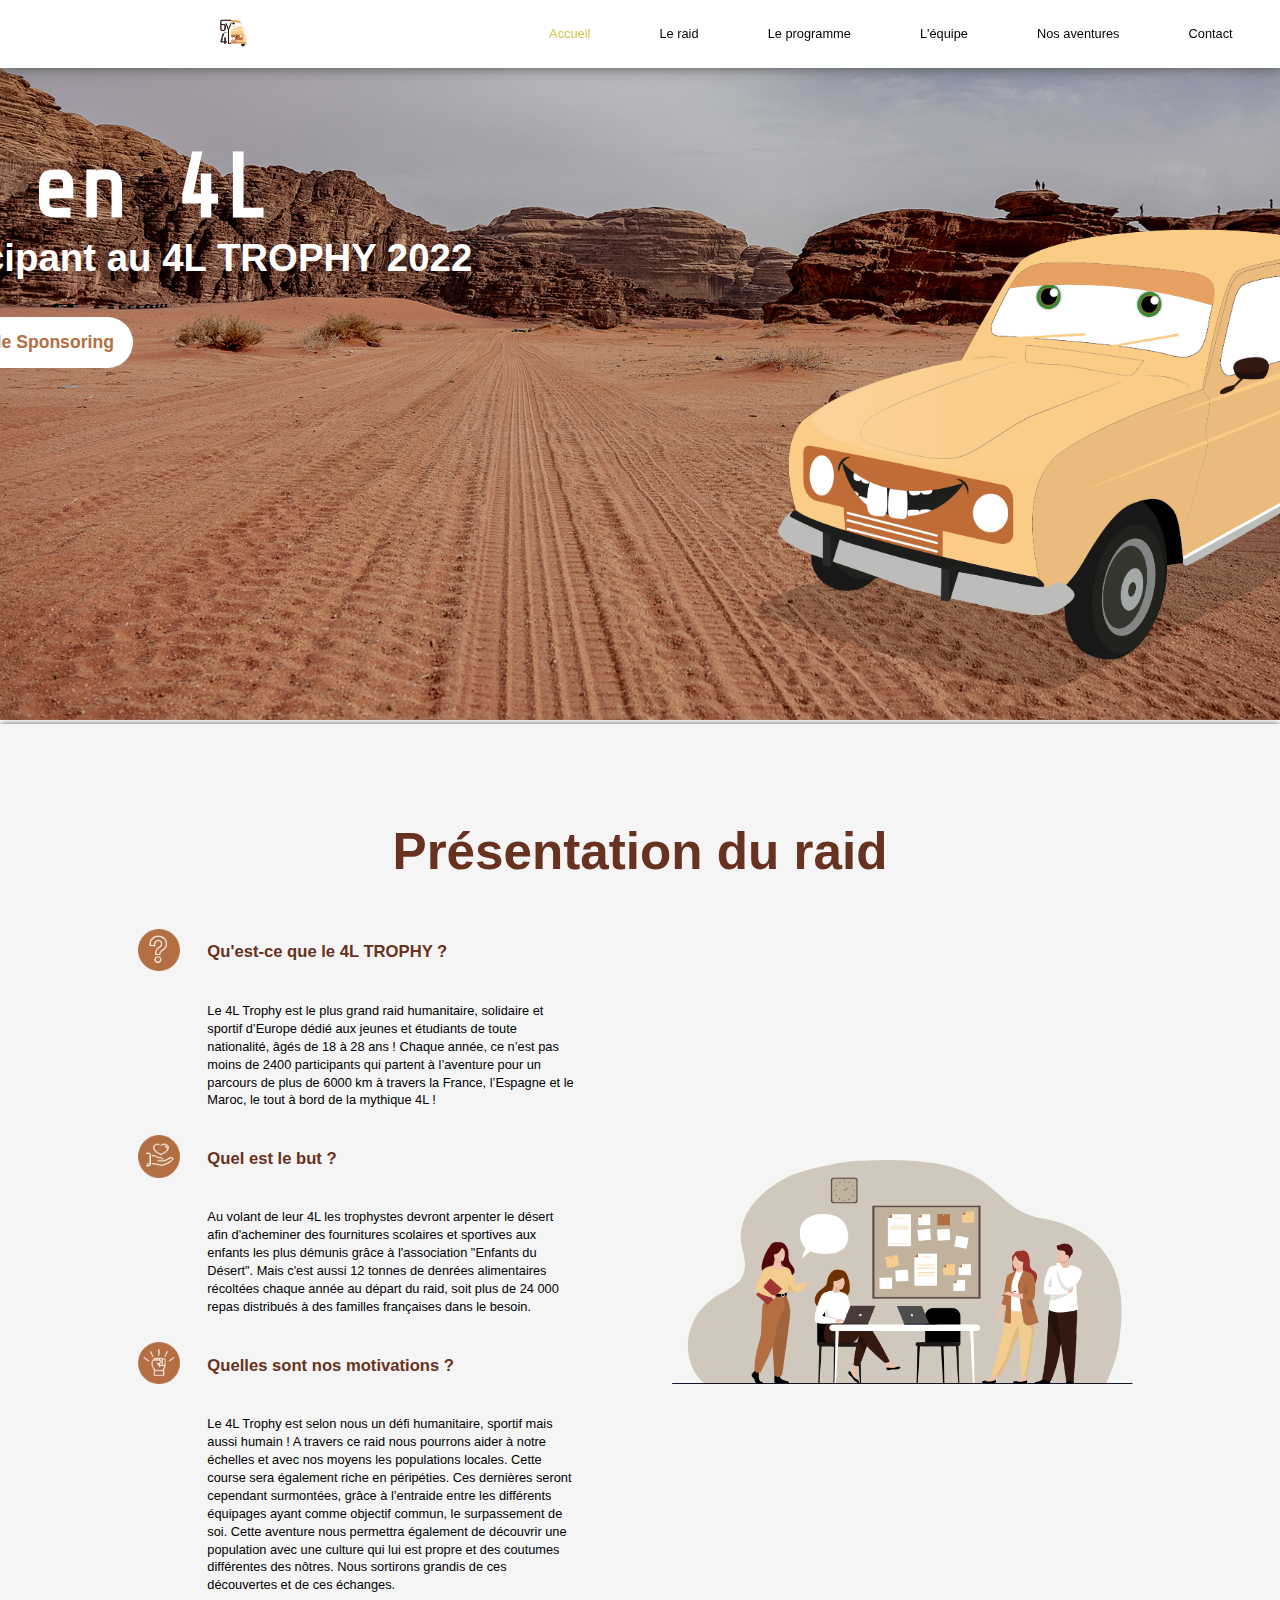
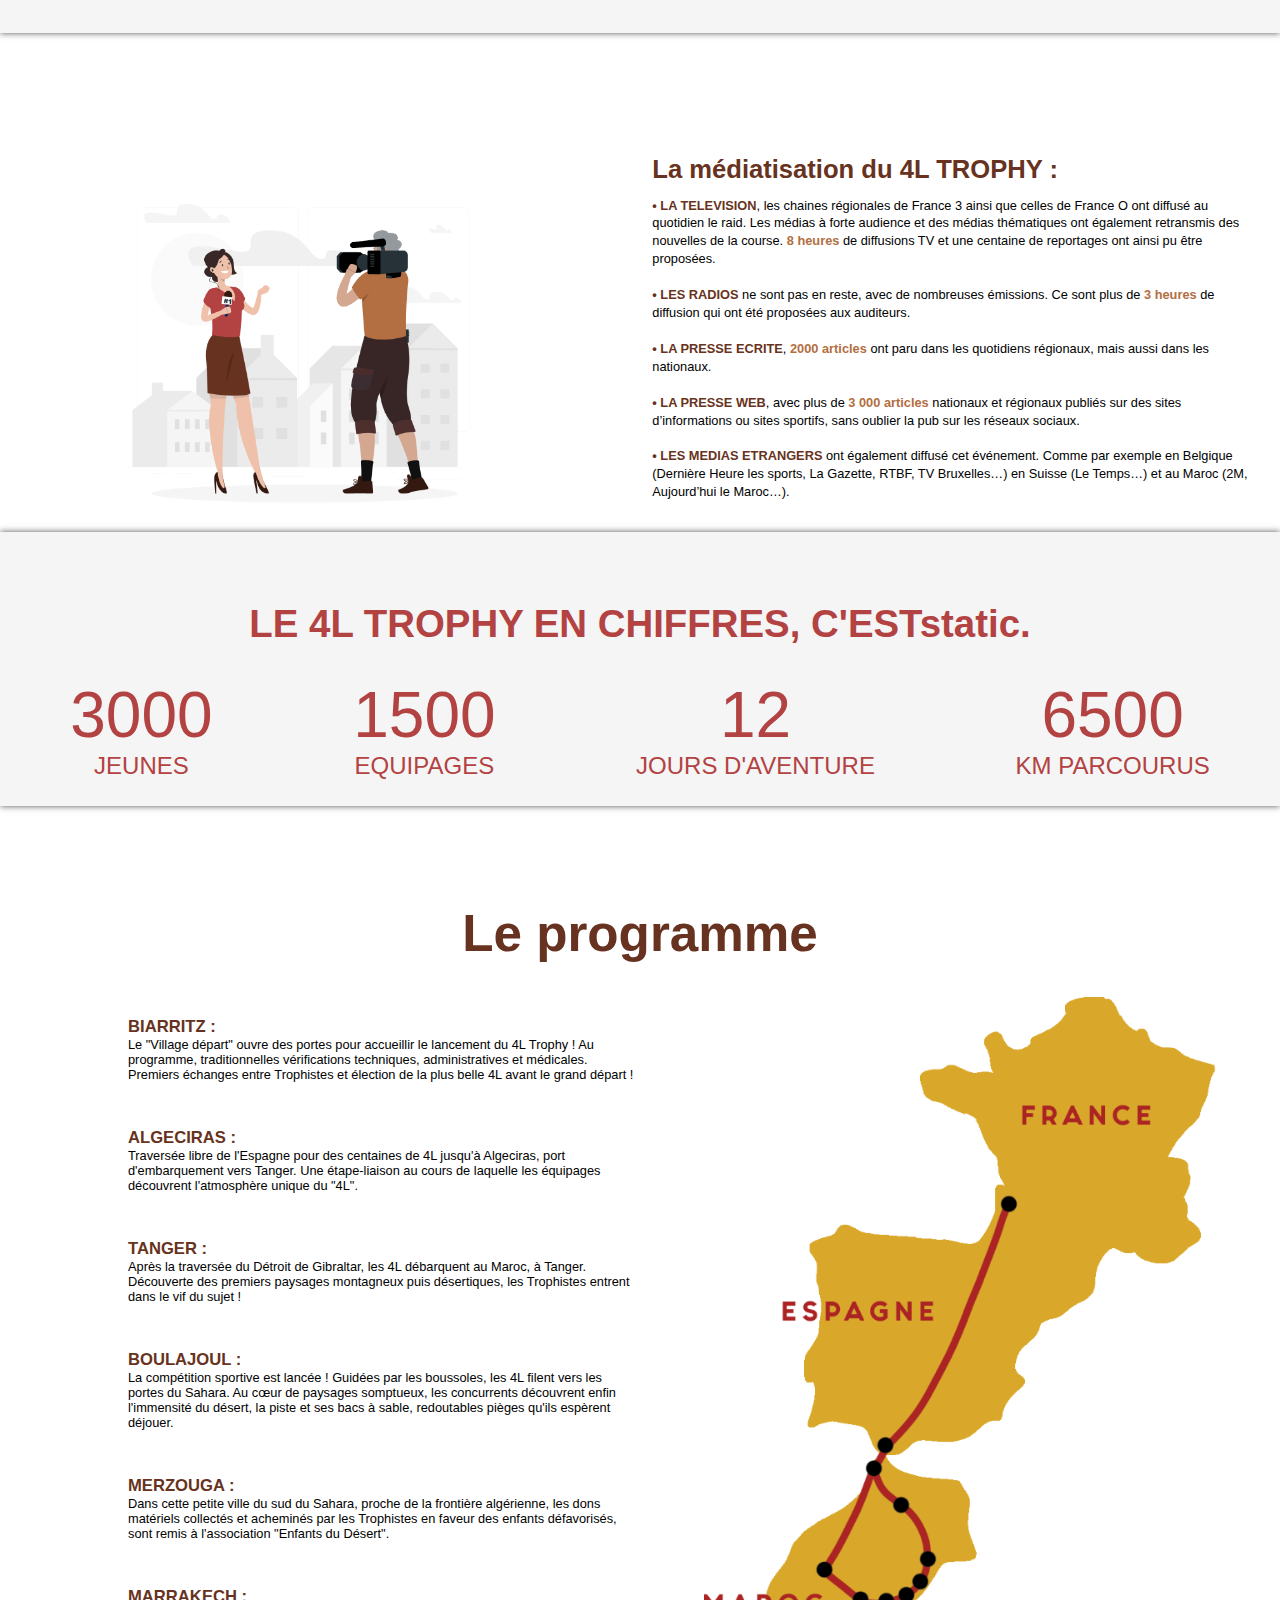
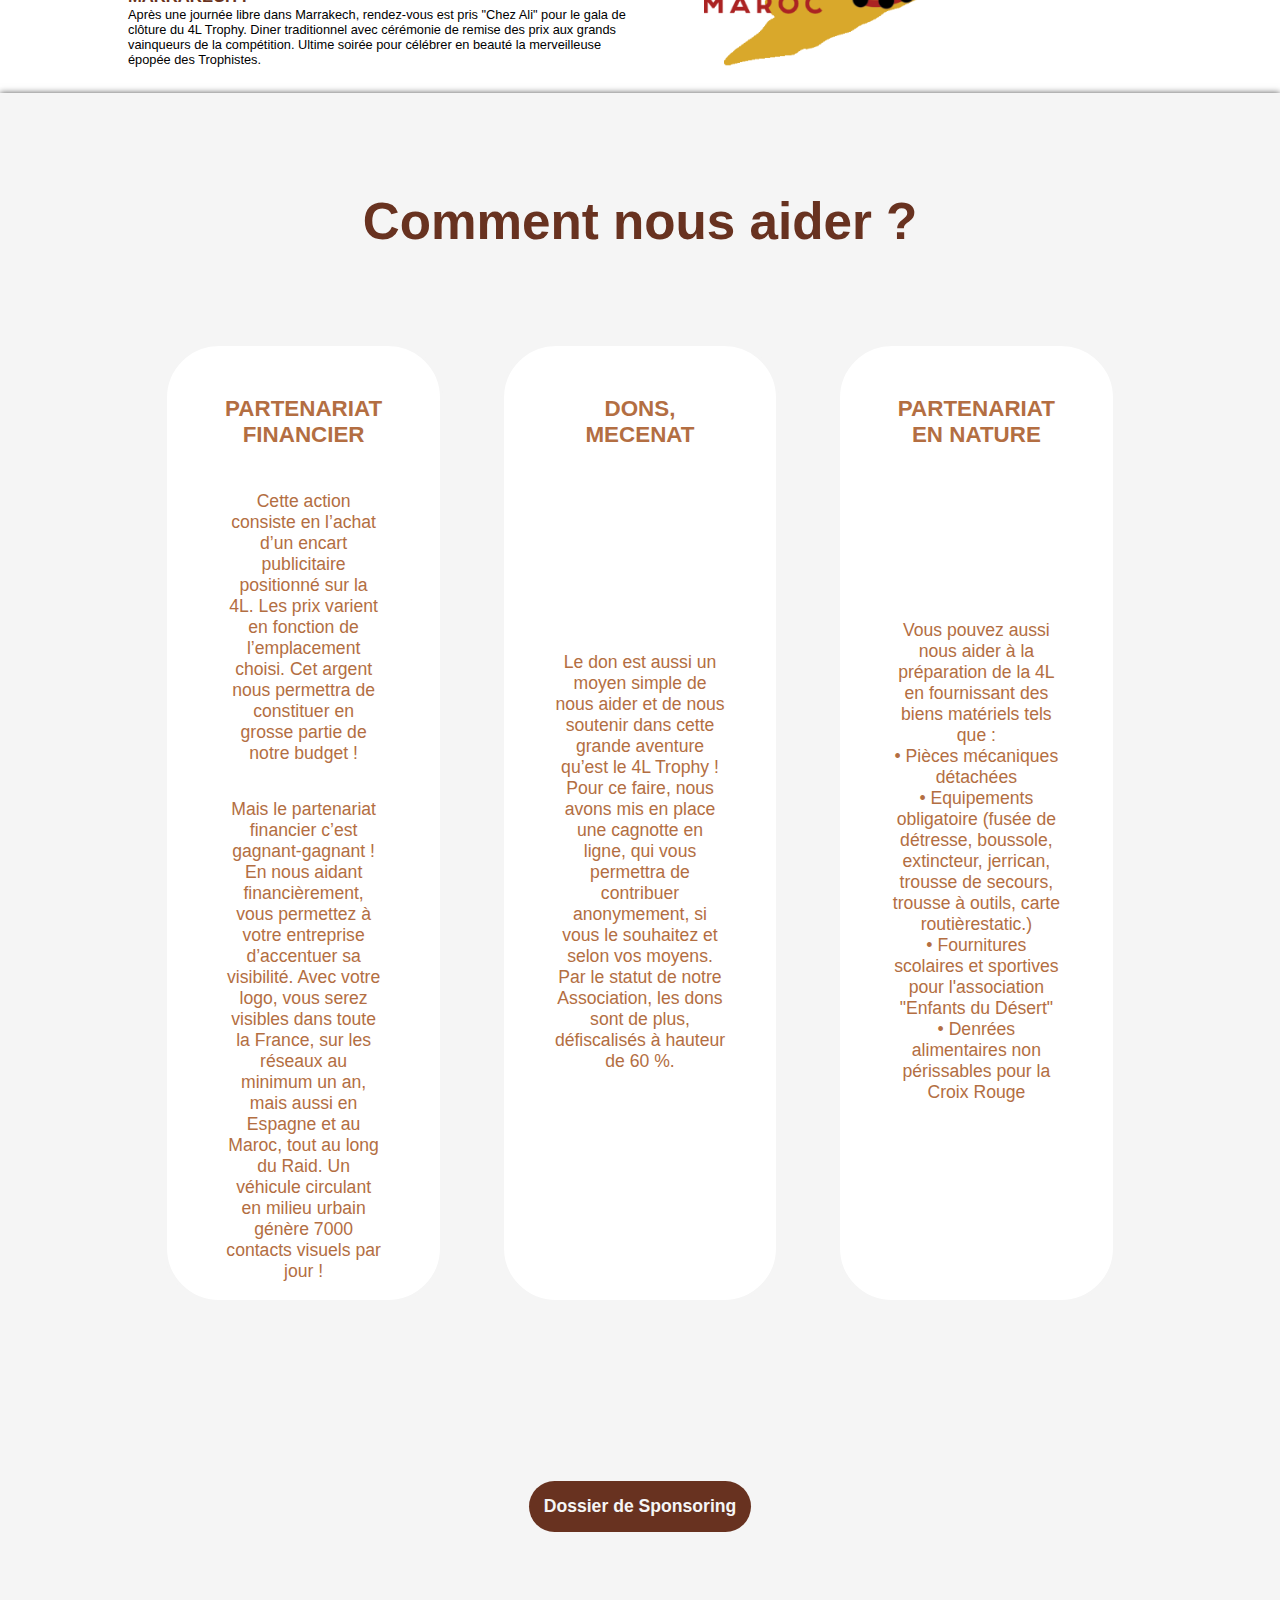
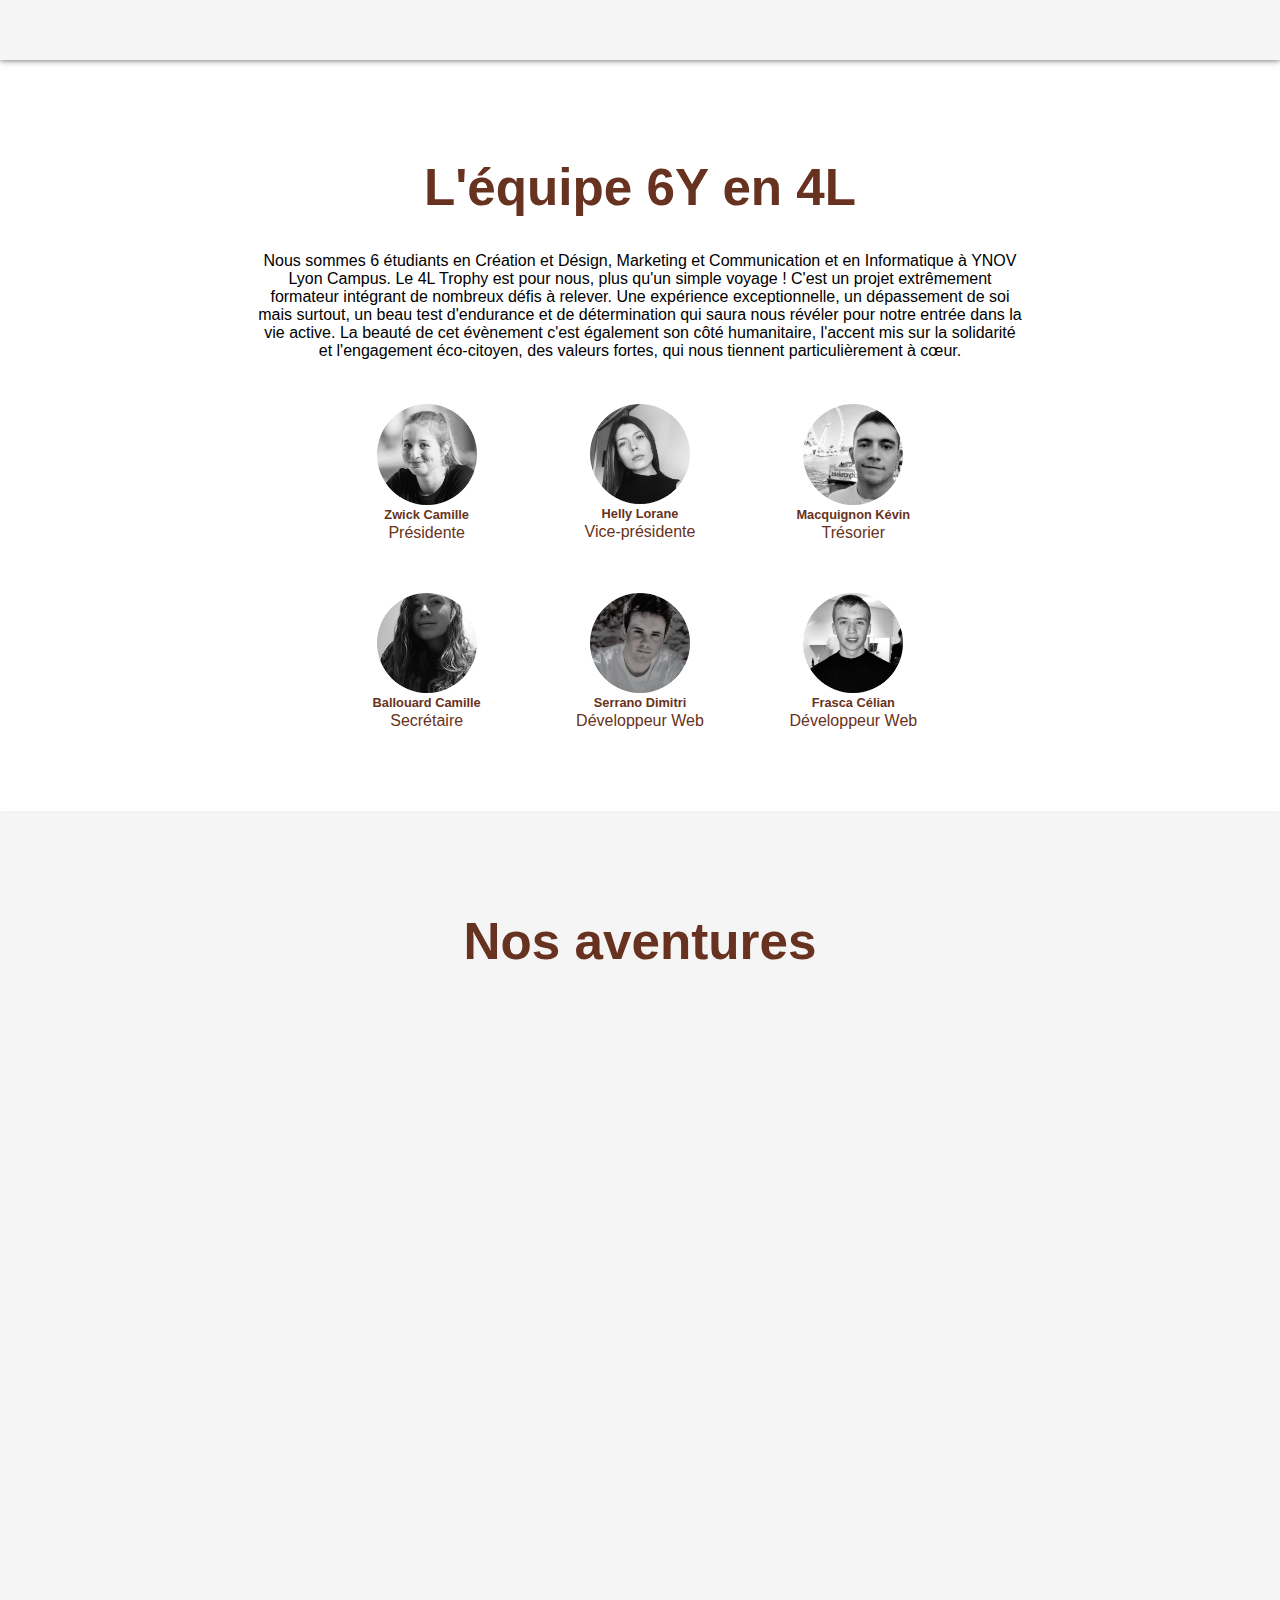
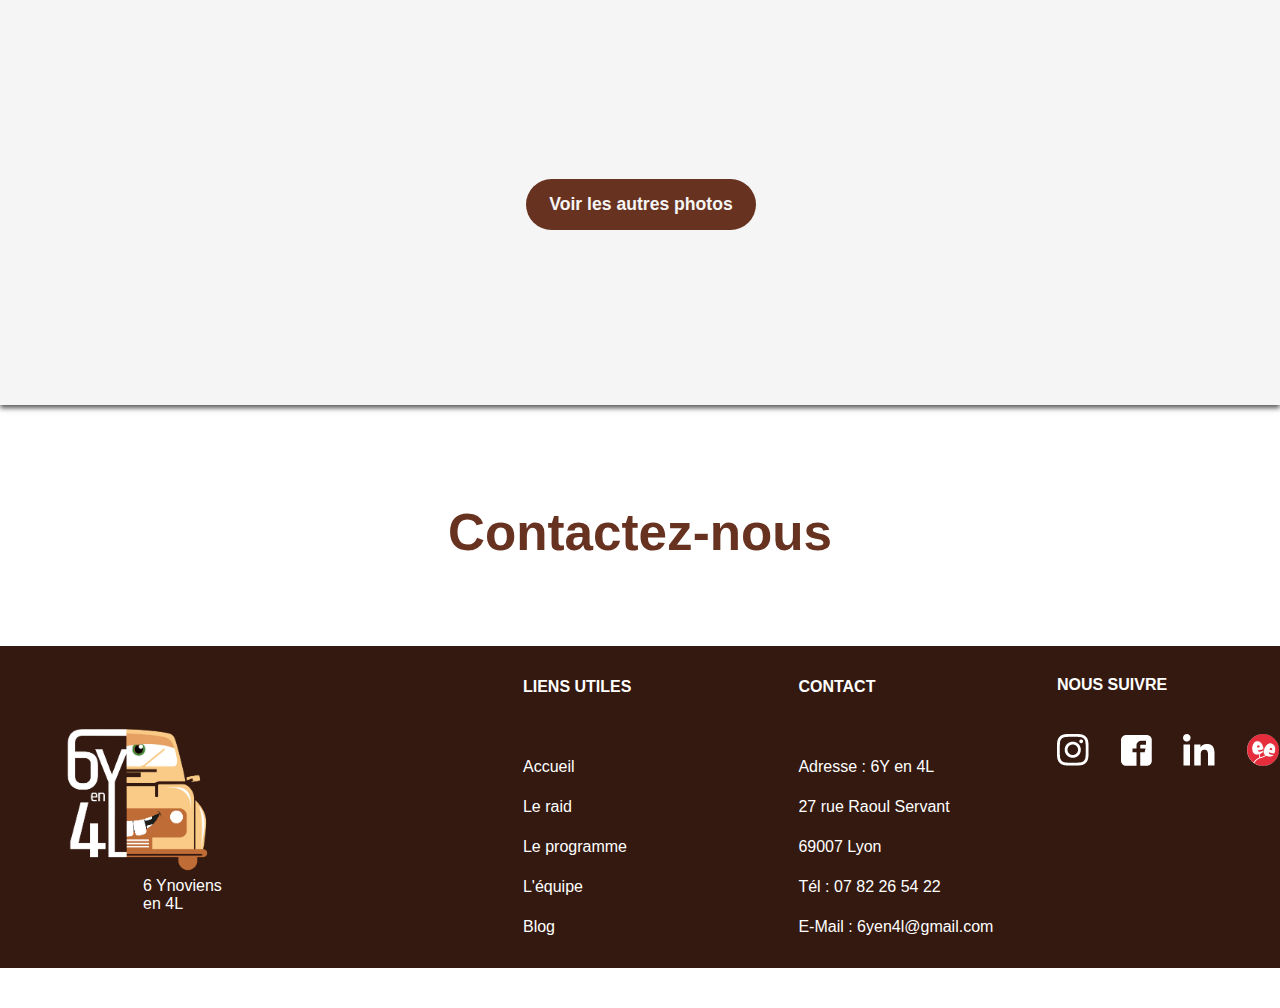
<file: index.html>
<!DOCTYPE html PUBLIC "-//W3C//DTD HTML 4.01//EN">
<html>

<head>
    <title>6Y en 4L</title>
    <link rel="icon" type="image/png" sizes="16x16" href="static/4L.png">
    <link rel="stylesheet" href="/Sources/style.css">
    <link rel="preconnect" href="https://fonts.gstatic.com">
    <link href="https://fonts.googleapis.com/css2?family=Share+Tech+Mono&display=swap" rel="stylesheet">
</head>

<body>

    <figure>
        <img src="static/Desert.png" alt="desert">
        <figcaption class="banniere">
            <h1>6Y en 4L</h1>
            <h2>Participant au 4L TROPHY 2022</h2>
            <div class="Button">
                <a href="static/sponso.pdf" target="_blank">Dossier de Sponsoring</a>
                <div class="voiture">
                    <img src="static/4L.png" alt="4L">
                </div>
            </div>
        </figcaption>
    </figure>

    <header>

        <div class="imagetop">
            <a href="index.php"><img src="static/logotmarron.png" alt="mon logo"></a>
        </div>

        <!-- Menu de navigation du site -->
        <nav class="navbar">
            <a href="#top" style="color: rgb(213, 194, 72);">Accueil</a>
            <a href="#raid">Le raid</a>
            <a href="#programme">Le programme</a>
            <a href="#lequipe">L'équipe</a>
            <a href="#aventures">Nos aventures</a>
            <a href="#contact">Contact</a>

        </nav>

    </header>

    <div id="progress"></div>
    <script> window.onload = () => {
    // Ecouteur d'évènement sur scroll
    window.addEventListener("scroll", () => {
        // Calcul de la hauteur "utile" du document
        let hauteur = document.documentElement.scrollHeight - window.innerHeight

        // Récupération de la position verticale
        let position = window.scrollY

        // Récupération de la largeur de la fenêtre
        let largeur = document.documentElement.clientWidth

        // Calcul de la largeur de la barre
        let barre = position / hauteur * largeur

        // Modification du CSS de la barre
        document.getElementById("progress").style.width = barre+"px"
     })
    }
    </script>

    <main>
        <!-- Contenu principal -->

        <div class="blocgris" id="raid">
            <h1>Présentation du raid</h1>
            <div class="containertext">
                <section>
                    <div class="containericone1">
                        <img class="icone1" src="static/Icon_1.png" alt="icone">
                    </div>
                    <h5>Qu'est-ce que le 4L TROPHY ?</h5>
                    <p>Le 4L Trophy est le plus grand raid humanitaire, solidaire et sportif d’Europe dédié aux jeunes et étudiants de toute nationalité, âgés de 18 à 28 ans ! Chaque année, ce n’est pas moins de 2400 participants qui partent à l’aventure pour un parcours de plus de 6000 km à travers la France, l’Espagne et le Maroc, le tout à bord de la mythique 4L ! </p>
                </section>
                <section>
                    <div class="containericone2">
                        <img class="icone2" src="static/Icon_2.png" alt="icone">
                    </div>
                    <h5>Quel est le but ?</h5>
                    <p>Au volant de leur 4L les trophystes devront arpenter le désert afin d'acheminer des fournitures scolaires et sportives aux enfants les plus démunis grâce à l'association "Enfants du Désert". Mais c'est aussi 12 tonnes de denrées alimentaires récoltées chaque année au départ du raid, soit plus de 24 000 repas distribués à des familles françaises dans le besoin.</p>
                </section>
                <section>
                    <div class="containericone3">
                        <img class="icone3" src="static/Icon_3.png" alt="icone">
                    </div>
                    <h5>Quelles sont nos motivations ?</h5>
                    <p>Le 4L Trophy est selon nous un défi humanitaire, sportif mais aussi humain ! A travers ce raid nous pourrons aider à notre échelles et avec nos moyens les populations locales. Cette course sera également riche en péripéties. Ces dernières seront cependant surmontées, grâce à l’entraide entre les différents équipages ayant comme objectif commun, le surpassement de soi.  Cette aventure nous permettra également de découvrir une population avec une culture qui lui est propre et des coutumes différentes des nôtres. Nous sortirons grandis de ces découvertes et de ces échanges.</p>
                </section>
            </div>
            <div class="image1">
                <img class="illu" src="static/Illustration_projet.png" alt="image">
            </div>
        </div>

        <div class="media">
            <div class="imagemed">
                <img class="illumed" src="static/Illustration_média.png" alt="image">
            </div>
            <section class=mediatxt>
                <h3 class="titremedia">La médiatisation du 4L TROPHY :</h3>
                <p class="paramedia">
                    <span class="textp"></br>• LA TELEVISION</span>, les chaines régionales de France 3 ainsi que celles de France O ont diffusé au quotidien le raid. Les médias à forte audience et des médias thématiques ont également retransmis des nouvelles de la course. <span class="texta">8 heures</span> de diffusions TV et une centaine de reportages ont ainsi pu être proposées.</br></br>
                    <span class="textp">• LES RADIOS</span> ne sont pas en reste, avec de nombreuses émissions. Ce sont plus de <span class="texta">3 heures</span> de diffusion qui ont été proposées aux auditeurs.</br></br>
                    <span class="textp">• LA PRESSE ECRITE</span>, <span class="texta">2000 articles</span> ont paru dans les quotidiens régionaux, mais aussi dans les nationaux.</br></br>
                    <span class="textp">• LA PRESSE WEB</span>, avec plus de <span class="texta">3 000 articles</span> nationaux et régionaux publiés sur des sites d’informations ou sites sportifs, sans oublier la pub sur les réseaux sociaux.</br></br>
                    <span class="textp">• LES MEDIAS ETRANGERS</span> ont également diffusé cet événement. Comme par exemple en Belgique (Dernière Heure les sports, La Gazette, RTBF, TV Bruxelles…) en Suisse (Le Temps…) et au Maroc (2M, Aujourd’hui le Maroc…).</br></br>
                </p>
            </section>
        </div>

        <div class="blocgris2">
            <h2>LE 4L TROPHY EN CHIFFRES, C'ESTstatic.</h2>
            <div class="container">
                <div class="item">
                    <span class="flexboxtxt1"> 3000 </br></span>
                    <span class="flexboxtxt2"> JEUNES </span>
                </div>
                <div class="item">
                    <span class="flexboxtxt1"> 1500 </br></span>
                    <span class="flexboxtxt2"> EQUIPAGES </span>
                </div>
                <div class="item">
                    <span class="flexboxtxt1"> 12 </br></span>
                    <span class="flexboxtxt2"> JOURS D'AVENTURE </span>
                </div>
                <div class="item">
                    <span class="flexboxtxt1"> 6500 </br></span>
                    <span class="flexboxtxt2"> KM PARCOURUS </span>
                </div>
            </div>
        </div>

        <div class="programmeu">
            <h1>Le programme</h1>
            <div id="programme"></div>

            <div class="container2">
                <div class="item2">
                    <span class="flexboxtxt3"></br>BIARRITZ :</br></span>
                    <span class="flexboxtxt4">Le "Village départ" ouvre des portes pour accueillir le lancement du 4L Trophy ! Au programme, traditionnelles vérifications techniques, administratives et médicales. Premiers échanges entre Trophistes et élection de la plus belle 4L avant le grand départ !</span>
                </div>
                <div class="item2">
                    <span class="flexboxtxt3"></br>ALGECIRAS :</br></span>
                    <span class="flexboxtxt4">Traversée libre de l'Espagne pour des centaines de 4L jusqu'à Algeciras, port d'embarquement vers Tanger. Une étape-liaison au cours de laquelle les  équipages découvrent l'atmosphère unique du "4L".</span>
                </div>
                <div class="item2">
                    <span class="flexboxtxt3"></br>TANGER :</br></span>
                    <span class="flexboxtxt4">Après la traversée du Détroit de Gibraltar, les 4L débarquent au Maroc, à Tanger. Découverte des premiers paysages montagneux puis désertiques, les Trophistes entrent dans le vif du sujet !</span>
                </div>
                <div class="item2">
                    <span class="flexboxtxt3"></br>BOULAJOUL :</br></span>
                    <span class="flexboxtxt4">La compétition sportive est lancée ! Guidées par les boussoles, les 4L filent vers les portes du Sahara. Au cœur de paysages somptueux, les concurrents  découvrent enfin l'immensité du désert, la piste et ses bacs à sable, redoutables pièges qu'ils espèrent déjouer. </span>
                </div>
                <div class="item2">
                    <span class="flexboxtxt3"></br>MERZOUGA :</br></span>
                    <span class="flexboxtxt4">Dans cette petite ville du sud du Sahara, proche de la frontière algérienne, les dons matériels collectés et acheminés par les Trophistes en faveur des enfants défavorisés, sont remis à l'association "Enfants du Désert".</span>
                </div>
                <div class="item2">
                    <span class="flexboxtxt3"></br>MARRAKECH :</br></span>
                    <span class="flexboxtxt4">Après une journée libre dans Marrakech, rendez-vous est pris "Chez Ali" pour le gala de clôture du 4L Trophy. Diner traditionnel avec cérémonie de remise des prix aux grands vainqueurs de la compétition. Ultime soirée pour célébrer en beauté la merveilleuse épopée des Trophistes.</span>
                </div>
            </div>

            <div class="image2">
                <img src="static/PARCOURS.png" alt="image parcours">
            </div>
        </div>

        <div class="blocgris3">
            <h1>Comment nous aider ?</h1>
            <div class="container3">
                <div class="bloc1">
                    <span class="flexboxtxt5">PARTENARIAT</br> FINANCIER</br></br></span>
                    <div class="flexboxdiv">     
                        <p class="flexboxtxt6">Cette action consiste en l’achat d’un encart publicitaire positionné sur la 4L. Les prix varient en fonction de l’emplacement choisi. Cet argent nous permettra de constituer en grosse partie de notre budget !</p>
                        <p class="flexboxtxt6">Mais le partenariat financier c’est gagnant-gagnant ! En nous aidant financièrement, vous permettez à votre entreprise d’accentuer sa visibilité. Avec votre logo, vous serez visibles dans toute la France, sur les réseaux au minimum un an, mais aussi en Espagne et au Maroc, tout au long du Raid. Un véhicule circulant en milieu urbain génère 7000 contacts visuels par jour !</br></p>
                    </div>
                </div>
                <div class="bloc2">
                    <span class="flexboxtxt5">DONS,</br>MECENAT</br></br></span>
                    <p class="flexboxtxt6">Le don est aussi un moyen simple de nous aider et de nous soutenir dans cette grande aventure qu’est le 4L Trophy ! Pour ce faire, nous avons mis en place une cagnotte en ligne, qui vous permettra de contribuer anonymement, si vous le souhaitez et selon vos moyens. Par le statut de notre Association, les dons sont de plus, défiscalisés à hauteur de 60 %.</br></p>
                </div>
                <div class="bloc3">
                    <span class="flexboxtxt5">PARTENARIAT</br>EN NATURE</br></br></span>
                    <span class="flexboxtxt6">Vous pouvez aussi nous aider à la préparation de la 4L en fournissant des biens matériels tels que :</br>
                        • Pièces mécaniques détachées</br>
                        • Equipements obligatoire (fusée de détresse, boussole, extincteur, jerrican, trousse de secours, trousse à outils, carte routièrestatic.)</br>
                        • Fournitures scolaires et sportives pour l'association "Enfants du Désert"</br>
                        • Denrées alimentaires non périssables pour la Croix Rouge</br></span>
                </div>
            </div>

            <div class="Button2">
                <a href="static/sponso.pdf" target="_blank">Dossier de Sponsoring</a>
            </div>

        </div>

        <div id="lequipe">
        <H1>L'équipe 6Y en 4L</H1>
            <div class="textteam">
                <p>Nous sommes 6 étudiants en Création et Désign, Marketing et Communication et en Informatique à YNOV Lyon Campus. Le 4L Trophy est pour nous, plus qu'un simple voyage ! C'est un projet extrêmement formateur intégrant de nombreux défis à relever. Une expérience exceptionnelle, un dépassement de soi mais surtout, un beau test d'endurance et de détermination qui saura nous révéler pour notre entrée dans la vie active. La beauté de cet évènement c'est également son côté humanitaire, l'accent mis sur la solidarité et l'engagement éco-citoyen, des valeurs fortes, qui nous tiennent particulièrement à cœur. </p>
            </div>
            <div class="containerteam">
                <figure>
                    <img src="static/Icon_Camille.png" alt=""/>
                    <figcaption>
                        <h6>Zwick Camille</h6>
                        <p>Présidente</p>
                    </figcaption>
                </figure>
                <figure>
                    <img src="static/Icon_Lorane.png" alt=""/>
                    <figcaption>
                        <h6>Helly Lorane</h6>
                        <p>Vice-présidente</p>
                    </figcaption>
                </figure>
                <figure>
                    <img src="static/Icon_Kevin.png" alt="">
                    <figcaption>
                        <h6>Macquignon Kévin</h6>
                        <p>Trésorier</p>
                    </figcaption>
                </figure>
            </div>
            <div class="containerteam">
                <figure>
                    <img src="static/Icon_Camille2.png" alt=""/>
                    <figcaption>
                        <h6>Ballouard Camille</h6>
                        <p>Secrétaire</p>
                    </figcaption>
                </figure>
                <figure>
                    <img src="static/Icon_Dimitri.png" alt=""/>
                    <figcaption>
                        <h6>Serrano Dimitri</h6>
                        <p>Développeur Web</p>
                    </figcaption>
                </figure>
                <figure>
                    <img src="static/Icon_Celian.png" alt="">
                    <figcaption>
                        <h6>Frasca Célian</h6>
                        <p>Développeur Web</p>
                    </figcaption>
                </figure>
            </div> 
        </div>

        <div class="blocgris4" id="aventures">
            <h1>Nos aventures</h1>
            <div class="container4">
                <!-- SnapWidget -->
                <script src="https://snapwidget.com/js/snapwidget.js"></script>
                <iframe src="https://snapwidget.com/embed/947265" class="snapwidget-widget" allowtransparency="true" frameborder="0" scrolling="no" style="border:none; overflow:hidden;  width:765px; height:765px;  position: relative; right:30px;"></iframe>
                <div class="Button3">
                    <a href="https://www.instagram.com/6yen4l/" target="_blank">Voir les autres photos</a>
                </div>
            </div>
        </div>

        <H1>Contactez-nous</H1>
        <div id="contact"></div>
        <script type="text/javascript" defer src="https://form.123formbuilder.com/embed/5750095.js" data-role="form" data-default-width="650px"></script>
    </main>

    <script type="text/javascript" src="http://ajax.googleapis.com/ajax/libs/jquery/1.8/jquery.min.js"></script>
    <script>
             jQuery(function(){
                 $(function () {
                     $(window).scroll(function () {
                         if ($(this).scrollTop() > 200 ) { 
                             $('#scrollUp').css('right','10px');
                         } else { 
                             $('#scrollUp').removeAttr( 'style' );
                         }
  
                     });
                 });
             });
    </script>

    <div id="scrollUp">
        <a href="#top"><img src="static/to_top.png"/></a>
    </div>

    <footer>
       <div class="imagefoot">
           <img src="static/logotblanc.png" alt="logo blanc" height="200" width="200">
       </div>
       <div class="legendfoot">
           <p>6 Ynoviens en 4L</p>
        </div>

     <div class="firstlist">
        <ul><strong>LIENS UTILES</strong>
             <li></br><a href="#top">Accueil</a></li>
             <li><a href="#raid">Le raid</a></li>
             <li><a href="#programme">Le programme</a></li>
             <li><a href="#lequipe">L'équipe</a></li>
             <li><a href="#top">Blog</a></li>
        </ul>
     </div>

     <div class="secondlist">
         <ul><strong>CONTACT</strong>
             <li></br>Adresse : 6Y en 4L</li>
             <li>27 rue Raoul Servant</li>
             <li>69007 Lyon</li>
             <li>Tél : 07 82 26 54 22</li>
             <li>E-Mail : 6yen4l@gmail.com</li>
         </ul>
    </div>

    <div class="thirdlist">
         <strong>NOUS SUIVRE</strong>
        <div class="containerfoot">
                <div class="flexboxfootinsta">
                    <a href="https://www.instagram.com/6yen4l/" target="_blank"><img src="static/instagram.png" alt="instagram"></a>
                </div>
                <div class="flexboxfootfacebook">
                    <a href="https://www.facebook.com/6Y-en-4L-112686517277743" target="_blank"><img src="static/facebook.png" alt="facebook"></a>
                </div>
                <div class="flexboxfootlinkedin">
                    <a href="https://www.linkedin.com/company/6y-en-4l/" target="_blank"><img src="static/linkedin.png" alt="linkedin"></a>
                </div>
                <div class="flexboxfootleetchi">
                    <a href="https://www.leetchi.com/c/6-ynoviens-en-4l" target="_blank"><img src="static/leetchi.png" alt="leetchi"></a>
                </div>
        </div>
    </div>
   </footer>
</body>

</html>
</file>
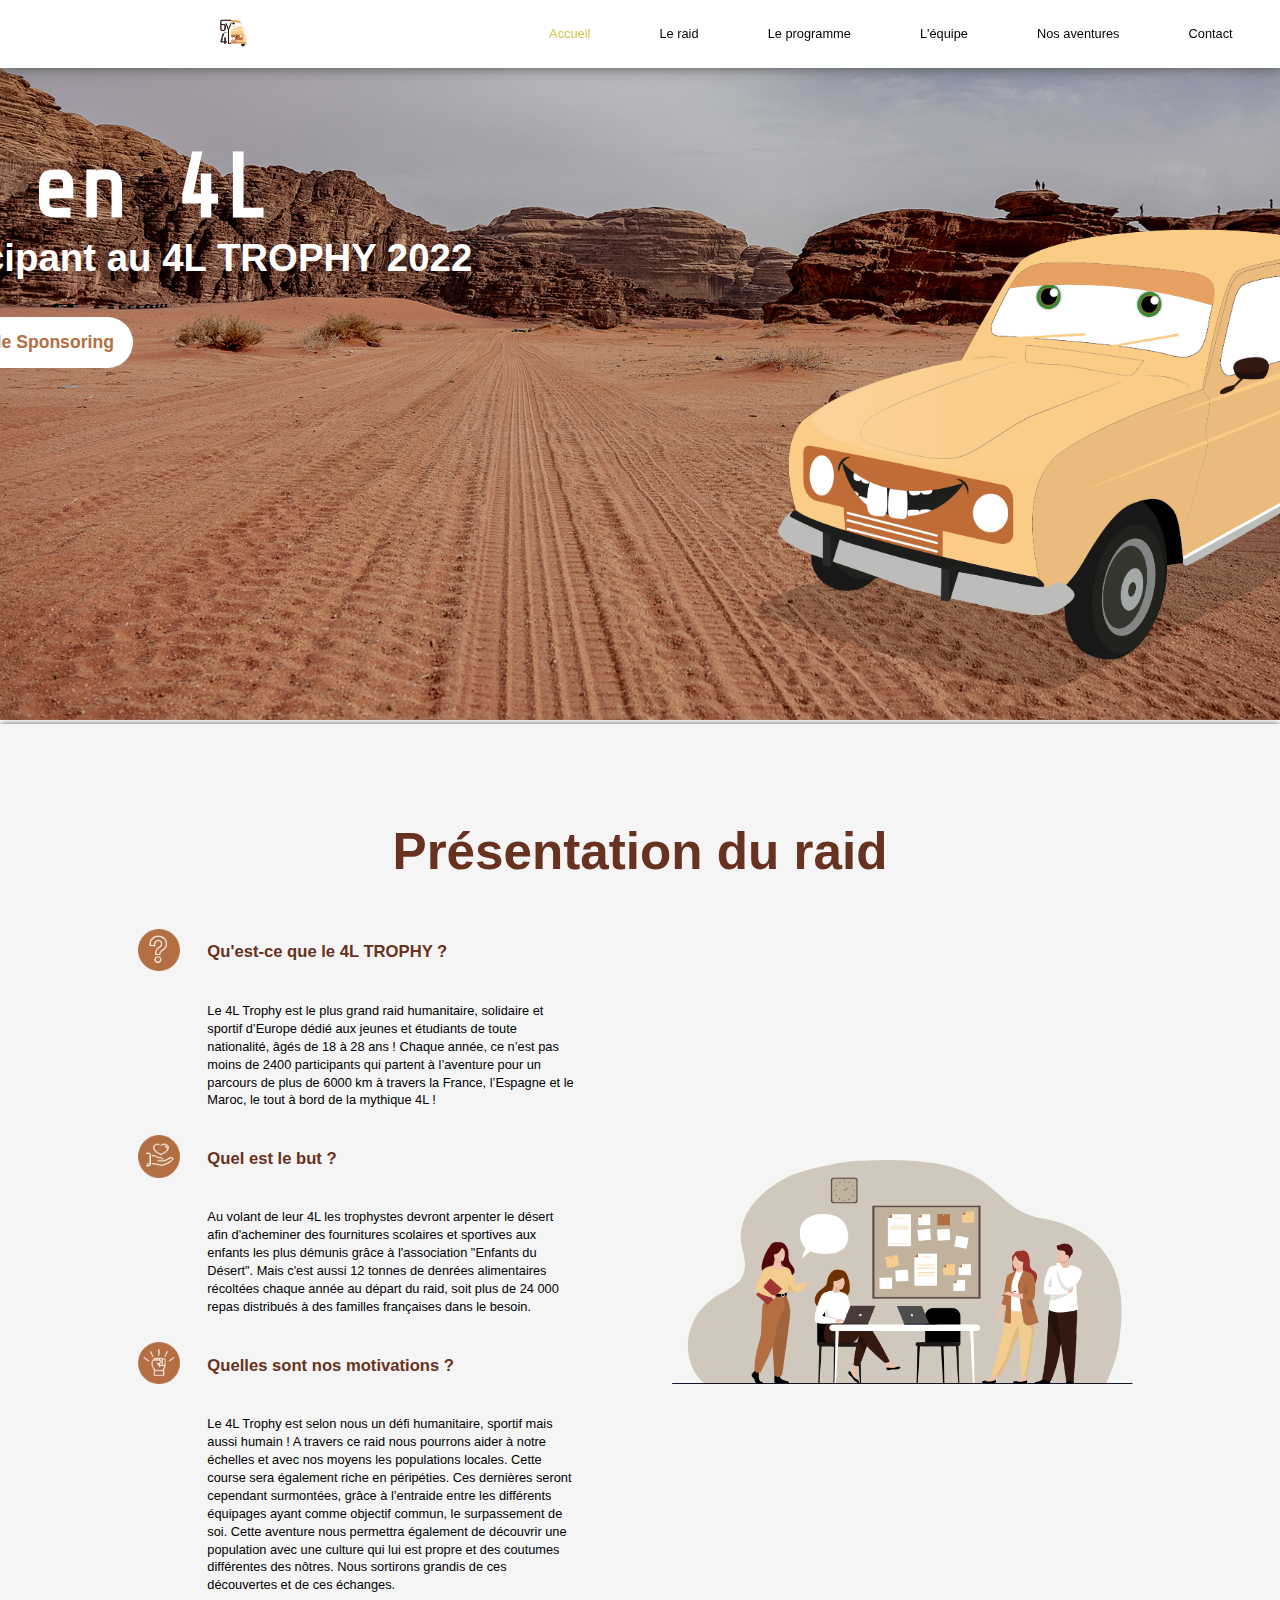
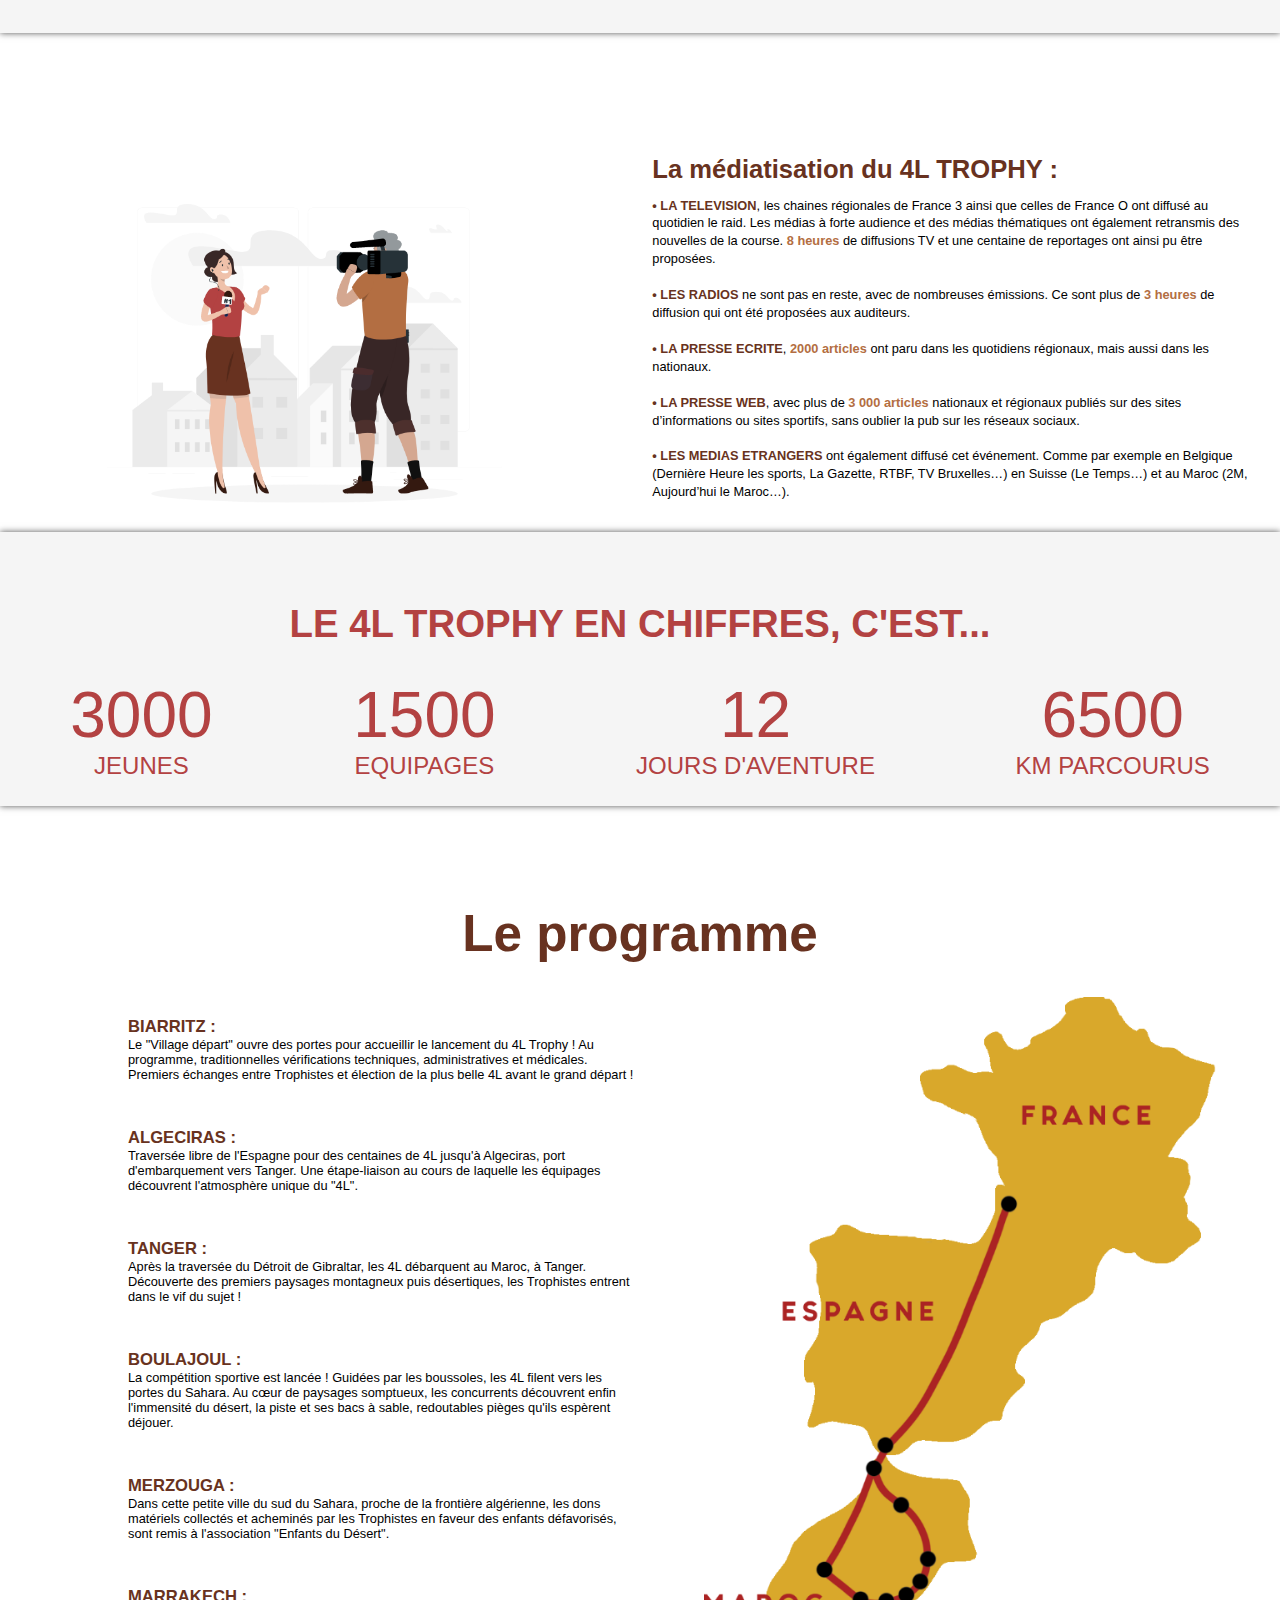
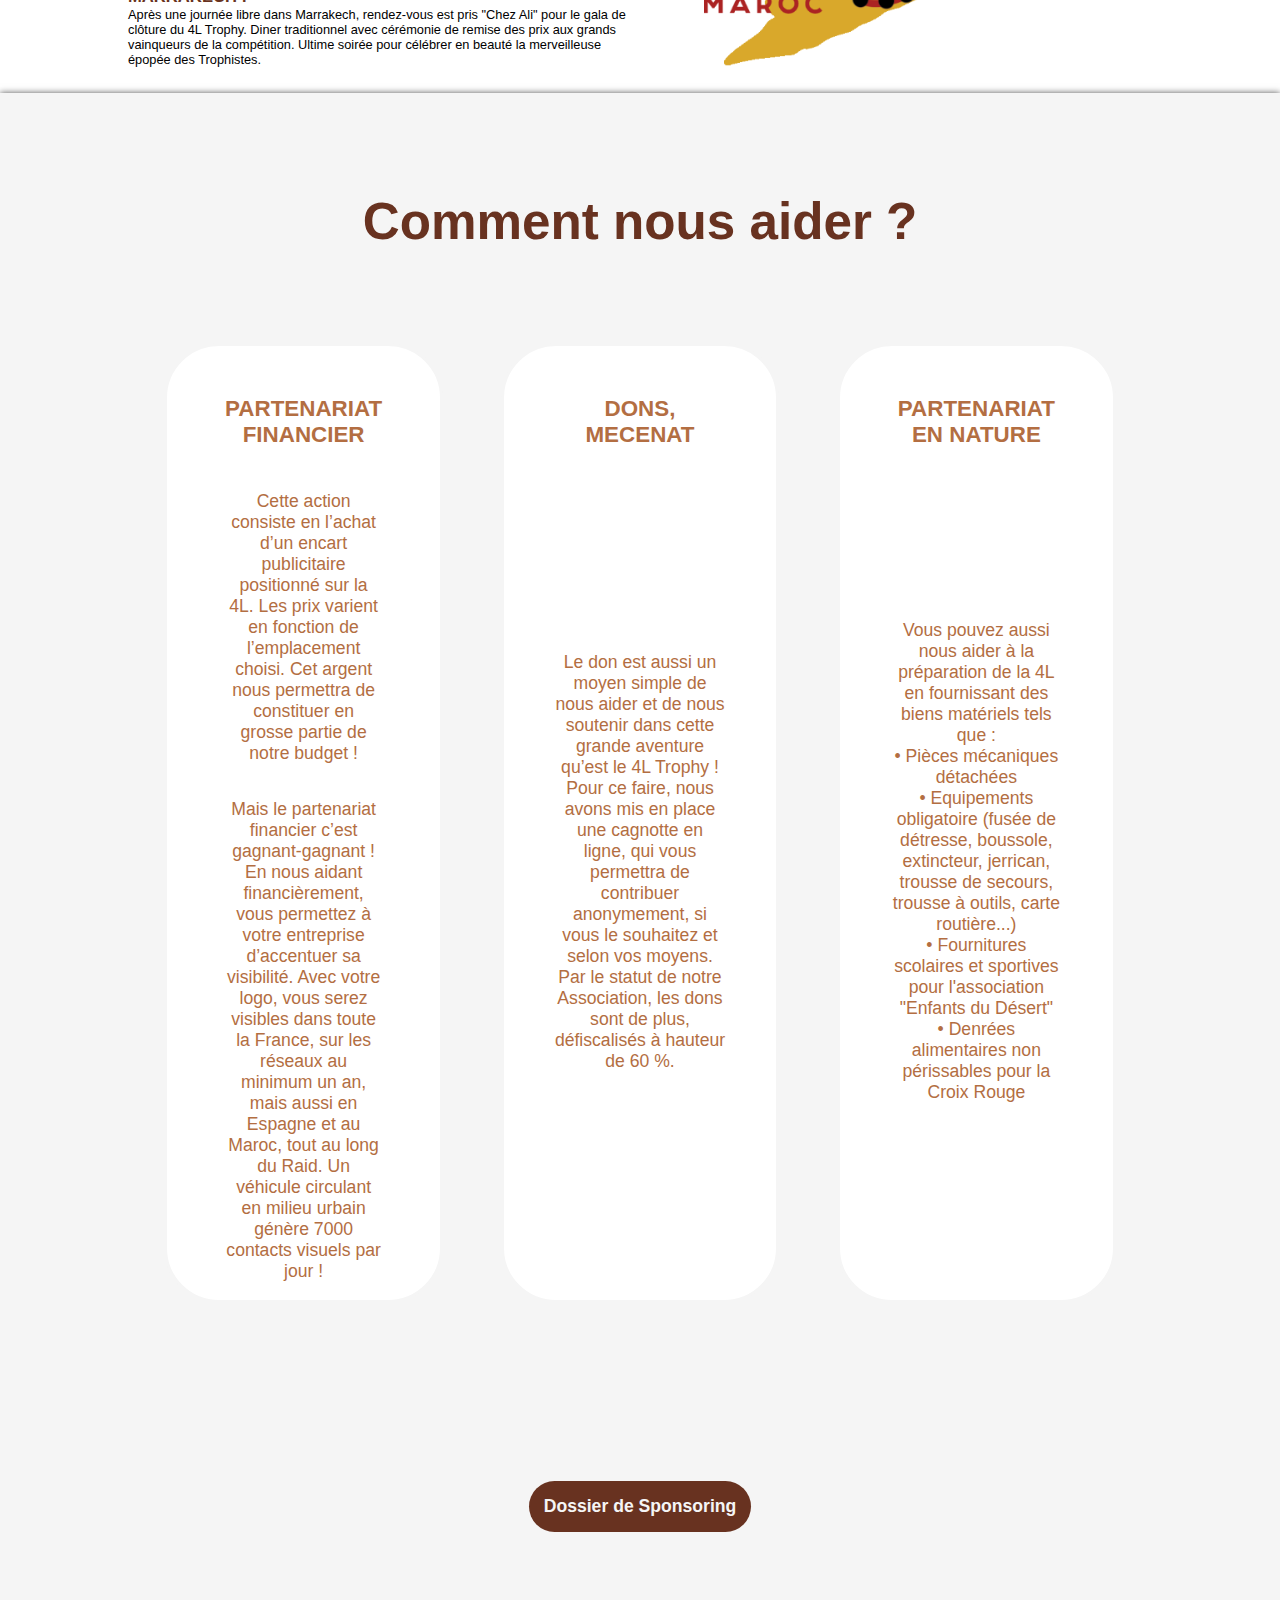
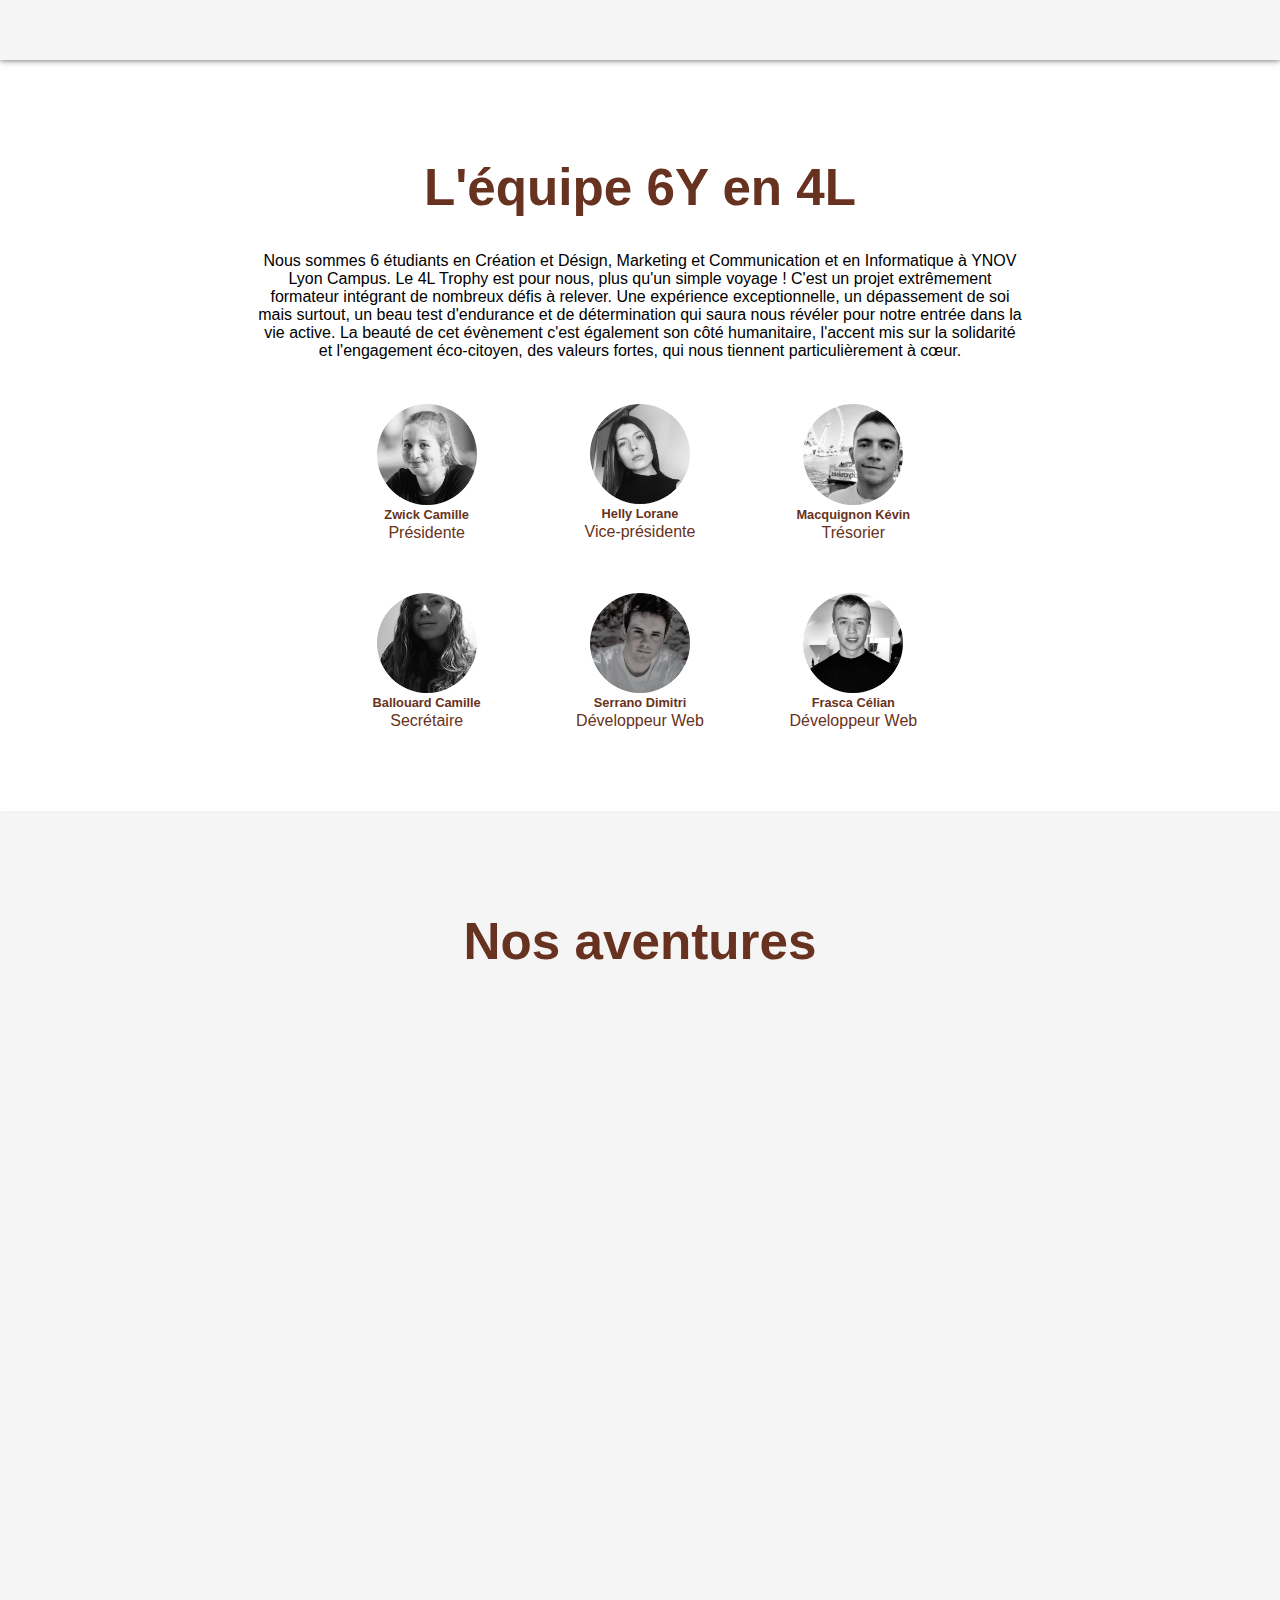
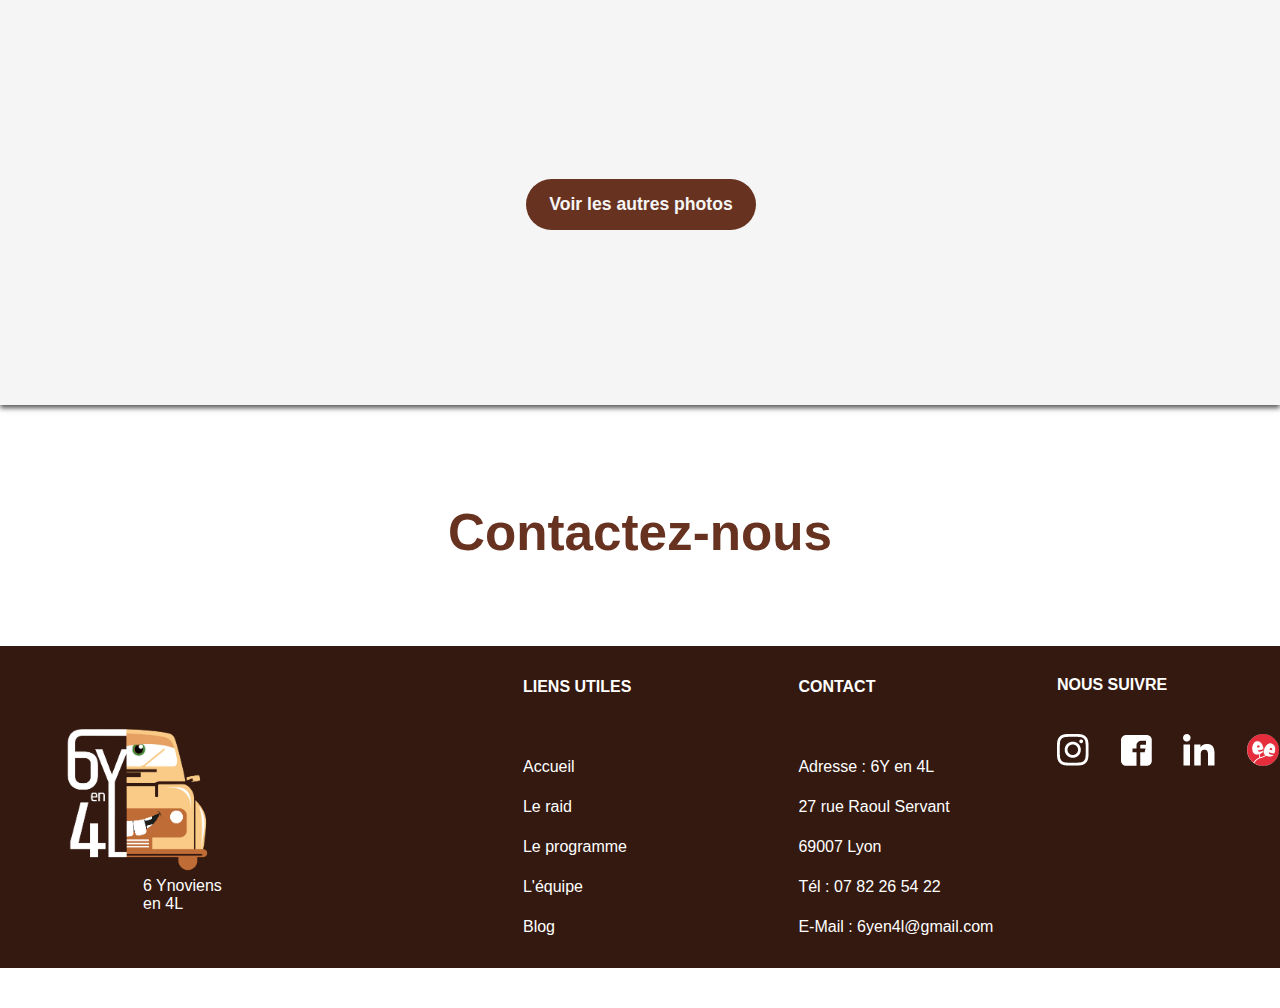
<file: Pages/index.html>
<!DOCTYPE html PUBLIC "-//W3C//DTD HTML 4.01//EN">
<html>

<head>
    <title>6Y en 4L</title>
    <link rel="stylesheet" href="../Sources/style.css">
    <link rel="preconnect" href="https://fonts.gstatic.com">
    <link href="https://fonts.googleapis.com/css2?family=Share+Tech+Mono&display=swap" rel="stylesheet">
</head>

<body>

    <figure>
        <img src="../Desert.png" alt="desert">
        <figcaption class="banniere">
            <h1>6Y en 4L</h1>
            <h2>Participant au 4L TROPHY 2022</h2>
            <div class="Button">
                <a href="../sponso.pdf" target="_blank">Dossier de Sponsoring</a>
                <div class="voiture">
                    <img src="../4L.png" alt="4L">
                </div>
            </div>
        </figcaption>
    </figure>

    <header>

        <div class="imagetop">
            <a href="index.php"><img src="../logotmarron.png" alt="mon logo"></a>
        </div>

        <!-- Menu de navigation du site -->
        <nav class="navbar">
            <a href="#top" style="color: rgb(213, 194, 72);">Accueil</a>
            <a href="#raid">Le raid</a>
            <a href="#programme">Le programme</a>
            <a href="#lequipe">L'équipe</a>
            <a href="#aventures">Nos aventures</a>
            <a href="#contact">Contact</a>

        </nav>

    </header>

    <div id="progress"></div>
    <script> window.onload = () => {
    // Ecouteur d'évènement sur scroll
    window.addEventListener("scroll", () => {
        // Calcul de la hauteur "utile" du document
        let hauteur = document.documentElement.scrollHeight - window.innerHeight

        // Récupération de la position verticale
        let position = window.scrollY

        // Récupération de la largeur de la fenêtre
        let largeur = document.documentElement.clientWidth

        // Calcul de la largeur de la barre
        let barre = position / hauteur * largeur

        // Modification du CSS de la barre
        document.getElementById("progress").style.width = barre+"px"
     })
    }
    </script>

    <main>
        <!-- Contenu principal -->

        <div class="blocgris" id="raid">
            <h1>Présentation du raid</h1>
            <div class="containertext">
                <section>
                    <div class="containericone1">
                        <img class="icone1" src="../Icon_1.png" alt="icone">
                    </div>
                    <h5>Qu'est-ce que le 4L TROPHY ?</h5>
                    <p>Le 4L Trophy est le plus grand raid humanitaire, solidaire et sportif d’Europe dédié aux jeunes et étudiants de toute nationalité, âgés de 18 à 28 ans ! Chaque année, ce n’est pas moins de 2400 participants qui partent à l’aventure pour un parcours de plus de 6000 km à travers la France, l’Espagne et le Maroc, le tout à bord de la mythique 4L ! </p>
                </section>
                <section>
                    <div class="containericone2">
                        <img class="icone2" src="../Icon_2.png" alt="icone">
                    </div>
                    <h5>Quel est le but ?</h5>
                    <p>Au volant de leur 4L les trophystes devront arpenter le désert afin d'acheminer des fournitures scolaires et sportives aux enfants les plus démunis grâce à l'association "Enfants du Désert". Mais c'est aussi 12 tonnes de denrées alimentaires récoltées chaque année au départ du raid, soit plus de 24 000 repas distribués à des familles françaises dans le besoin.</p>
                </section>
                <section>
                    <div class="containericone3">
                        <img class="icone3" src="../Icon_3.png" alt="icone">
                    </div>
                    <h5>Quelles sont nos motivations ?</h5>
                    <p>Le 4L Trophy est selon nous un défi humanitaire, sportif mais aussi humain ! A travers ce raid nous pourrons aider à notre échelles et avec nos moyens les populations locales. Cette course sera également riche en péripéties. Ces dernières seront cependant surmontées, grâce à l’entraide entre les différents équipages ayant comme objectif commun, le surpassement de soi.  Cette aventure nous permettra également de découvrir une population avec une culture qui lui est propre et des coutumes différentes des nôtres. Nous sortirons grandis de ces découvertes et de ces échanges.</p>
                </section>
            </div>
            <div class="image1">
                <img class="illu" src="../Illustration_projet.png" alt="image">
            </div>
        </div>

        <div class="media">
            <div class="imagemed">
                <img class="illumed" src="../Illustration_média.png" alt="image">
            </div>
            <section class=mediatxt>
                <h3 class="titremedia">La médiatisation du 4L TROPHY :</h3>
                <p class="paramedia">
                    <span class="textp"></br>• LA TELEVISION</span>, les chaines régionales de France 3 ainsi que celles de France O ont diffusé au quotidien le raid. Les médias à forte audience et des médias thématiques ont également retransmis des nouvelles de la course. <span class="texta">8 heures</span> de diffusions TV et une centaine de reportages ont ainsi pu être proposées.</br></br>
                    <span class="textp">• LES RADIOS</span> ne sont pas en reste, avec de nombreuses émissions. Ce sont plus de <span class="texta">3 heures</span> de diffusion qui ont été proposées aux auditeurs.</br></br>
                    <span class="textp">• LA PRESSE ECRITE</span>, <span class="texta">2000 articles</span> ont paru dans les quotidiens régionaux, mais aussi dans les nationaux.</br></br>
                    <span class="textp">• LA PRESSE WEB</span>, avec plus de <span class="texta">3 000 articles</span> nationaux et régionaux publiés sur des sites d’informations ou sites sportifs, sans oublier la pub sur les réseaux sociaux.</br></br>
                    <span class="textp">• LES MEDIAS ETRANGERS</span> ont également diffusé cet événement. Comme par exemple en Belgique (Dernière Heure les sports, La Gazette, RTBF, TV Bruxelles…) en Suisse (Le Temps…) et au Maroc (2M, Aujourd’hui le Maroc…).</br></br>
                </p>
            </section>
        </div>

        <div class="blocgris2">
            <h2>LE 4L TROPHY EN CHIFFRES, C'EST...</h2>
            <div class="container">
                <div class="item">
                    <span class="flexboxtxt1"> 3000 </br></span>
                    <span class="flexboxtxt2"> JEUNES </span>
                </div>
                <div class="item">
                    <span class="flexboxtxt1"> 1500 </br></span>
                    <span class="flexboxtxt2"> EQUIPAGES </span>
                </div>
                <div class="item">
                    <span class="flexboxtxt1"> 12 </br></span>
                    <span class="flexboxtxt2"> JOURS D'AVENTURE </span>
                </div>
                <div class="item">
                    <span class="flexboxtxt1"> 6500 </br></span>
                    <span class="flexboxtxt2"> KM PARCOURUS </span>
                </div>
            </div>
        </div>

        <div class="programmeu">
            <h1>Le programme</h1>
            <div id="programme"></div>

            <div class="container2">
                <div class="item2">
                    <span class="flexboxtxt3"></br>BIARRITZ :</br></span>
                    <span class="flexboxtxt4">Le "Village départ" ouvre des portes pour accueillir le lancement du 4L Trophy ! Au programme, traditionnelles vérifications techniques, administratives et médicales. Premiers échanges entre Trophistes et élection de la plus belle 4L avant le grand départ !</span>
                </div>
                <div class="item2">
                    <span class="flexboxtxt3"></br>ALGECIRAS :</br></span>
                    <span class="flexboxtxt4">Traversée libre de l'Espagne pour des centaines de 4L jusqu'à Algeciras, port d'embarquement vers Tanger. Une étape-liaison au cours de laquelle les  équipages découvrent l'atmosphère unique du "4L".</span>
                </div>
                <div class="item2">
                    <span class="flexboxtxt3"></br>TANGER :</br></span>
                    <span class="flexboxtxt4">Après la traversée du Détroit de Gibraltar, les 4L débarquent au Maroc, à Tanger. Découverte des premiers paysages montagneux puis désertiques, les Trophistes entrent dans le vif du sujet !</span>
                </div>
                <div class="item2">
                    <span class="flexboxtxt3"></br>BOULAJOUL :</br></span>
                    <span class="flexboxtxt4">La compétition sportive est lancée ! Guidées par les boussoles, les 4L filent vers les portes du Sahara. Au cœur de paysages somptueux, les concurrents  découvrent enfin l'immensité du désert, la piste et ses bacs à sable, redoutables pièges qu'ils espèrent déjouer. </span>
                </div>
                <div class="item2">
                    <span class="flexboxtxt3"></br>MERZOUGA :</br></span>
                    <span class="flexboxtxt4">Dans cette petite ville du sud du Sahara, proche de la frontière algérienne, les dons matériels collectés et acheminés par les Trophistes en faveur des enfants défavorisés, sont remis à l'association "Enfants du Désert".</span>
                </div>
                <div class="item2">
                    <span class="flexboxtxt3"></br>MARRAKECH :</br></span>
                    <span class="flexboxtxt4">Après une journée libre dans Marrakech, rendez-vous est pris "Chez Ali" pour le gala de clôture du 4L Trophy. Diner traditionnel avec cérémonie de remise des prix aux grands vainqueurs de la compétition. Ultime soirée pour célébrer en beauté la merveilleuse épopée des Trophistes.</span>
                </div>
            </div>

            <div class="image2">
                <img src="../PARCOURS.png" alt="image parcours">
            </div>
        </div>

        <div class="blocgris3">
            <h1>Comment nous aider ?</h1>
            <div class="container3">
                <div class="bloc1">
                    <span class="flexboxtxt5">PARTENARIAT</br> FINANCIER</br></br></span>
                    <div class="flexboxdiv">     
                        <p class="flexboxtxt6">Cette action consiste en l’achat d’un encart publicitaire positionné sur la 4L. Les prix varient en fonction de l’emplacement choisi. Cet argent nous permettra de constituer en grosse partie de notre budget !</p>
                        <p class="flexboxtxt6">Mais le partenariat financier c’est gagnant-gagnant ! En nous aidant financièrement, vous permettez à votre entreprise d’accentuer sa visibilité. Avec votre logo, vous serez visibles dans toute la France, sur les réseaux au minimum un an, mais aussi en Espagne et au Maroc, tout au long du Raid. Un véhicule circulant en milieu urbain génère 7000 contacts visuels par jour !</br></p>
                    </div>
                </div>
                <div class="bloc2">
                    <span class="flexboxtxt5">DONS,</br>MECENAT</br></br></span>
                    <p class="flexboxtxt6">Le don est aussi un moyen simple de nous aider et de nous soutenir dans cette grande aventure qu’est le 4L Trophy ! Pour ce faire, nous avons mis en place une cagnotte en ligne, qui vous permettra de contribuer anonymement, si vous le souhaitez et selon vos moyens. Par le statut de notre Association, les dons sont de plus, défiscalisés à hauteur de 60 %.</br></p>
                </div>
                <div class="bloc3">
                    <span class="flexboxtxt5">PARTENARIAT</br>EN NATURE</br></br></span>
                    <span class="flexboxtxt6">Vous pouvez aussi nous aider à la préparation de la 4L en fournissant des biens matériels tels que :</br>
                        • Pièces mécaniques détachées</br>
                        • Equipements obligatoire (fusée de détresse, boussole, extincteur, jerrican, trousse de secours, trousse à outils, carte routière...)</br>
                        • Fournitures scolaires et sportives pour l'association "Enfants du Désert"</br>
                        • Denrées alimentaires non périssables pour la Croix Rouge</br></span>
                </div>
            </div>

            <div class="Button2">
                <a href="../sponso.pdf" target="_blank">Dossier de Sponsoring</a>
            </div>

        </div>

        <div id="lequipe">
        <H1>L'équipe 6Y en 4L</H1>
            <div class="textteam">
                <p>Nous sommes 6 étudiants en Création et Désign, Marketing et Communication et en Informatique à YNOV Lyon Campus. Le 4L Trophy est pour nous, plus qu'un simple voyage ! C'est un projet extrêmement formateur intégrant de nombreux défis à relever. Une expérience exceptionnelle, un dépassement de soi mais surtout, un beau test d'endurance et de détermination qui saura nous révéler pour notre entrée dans la vie active. La beauté de cet évènement c'est également son côté humanitaire, l'accent mis sur la solidarité et l'engagement éco-citoyen, des valeurs fortes, qui nous tiennent particulièrement à cœur. </p>
            </div>
            <div class="containerteam">
                <figure>
                    <img src="../Icon_Camille.png" alt=""/>
                    <figcaption>
                        <h6>Zwick Camille</h6>
                        <p>Présidente</p>
                    </figcaption>
                </figure>
                <figure>
                    <img src="../Icon_Lorane.png" alt=""/>
                    <figcaption>
                        <h6>Helly Lorane</h6>
                        <p>Vice-présidente</p>
                    </figcaption>
                </figure>
                <figure>
                    <img src="../Icon_Kevin.png" alt="">
                    <figcaption>
                        <h6>Macquignon Kévin</h6>
                        <p>Trésorier</p>
                    </figcaption>
                </figure>
            </div>
            <div class="containerteam">
                <figure>
                    <img src="../Icon_Camille2.png" alt=""/>
                    <figcaption>
                        <h6>Ballouard Camille</h6>
                        <p>Secrétaire</p>
                    </figcaption>
                </figure>
                <figure>
                    <img src="../Icon_Dimitri.png" alt=""/>
                    <figcaption>
                        <h6>Serrano Dimitri</h6>
                        <p>Développeur Web</p>
                    </figcaption>
                </figure>
                <figure>
                    <img src="../Icon_Celian.png" alt="">
                    <figcaption>
                        <h6>Frasca Célian</h6>
                        <p>Développeur Web</p>
                    </figcaption>
                </figure>
            </div> 
        </div>

        <div class="blocgris4" id="aventures">
            <h1>Nos aventures</h1>
            <div class="container4">
                <!-- SnapWidget -->
                <script src="https://snapwidget.com/js/snapwidget.js"></script>
                <iframe src="https://snapwidget.com/embed/947265" class="snapwidget-widget" allowtransparency="true" frameborder="0" scrolling="no" style="border:none; overflow:hidden;  width:765px; height:765px;  position: relative; right:30px;"></iframe>
                <div class="Button3">
                    <a href="https://www.instagram.com/6yen4l/" target="_blank">Voir les autres photos</a>
                </div>
            </div>
        </div>

        <H1>Contactez-nous</H1>
        <div id="contact"></div>
        <script type="text/javascript" defer src="https://form.123formbuilder.com/embed/5750095.js" data-role="form" data-default-width="650px"></script>
    </main>

    <script type="text/javascript" src="http://ajax.googleapis.com/ajax/libs/jquery/1.8/jquery.min.js"></script>
    <script>
             jQuery(function(){
                 $(function () {
                     $(window).scroll(function () {
                         if ($(this).scrollTop() > 200 ) { 
                             $('#scrollUp').css('right','10px');
                         } else { 
                             $('#scrollUp').removeAttr( 'style' );
                         }
  
                     });
                 });
             });
    </script>

    <div id="scrollUp">
        <a href="#top"><img src="../to_top.png"/></a>
    </div>

    <footer>
       <div class="imagefoot">
           <img src="../logotblanc.png" alt="logo blanc" height="200" width="200">
       </div>
       <div class="legendfoot">
           <p>6 Ynoviens en 4L</p>
        </div>

     <div class="firstlist">
        <ul><strong>LIENS UTILES</strong>
             <li></br><a href="#top">Accueil</a></li>
             <li><a href="#raid">Le raid</a></li>
             <li><a href="#programme">Le programme</a></li>
             <li><a href="#lequipe">L'équipe</a></li>
             <li><a href="#top">Blog</a></li>
        </ul>
     </div>

     <div class="secondlist">
         <ul><strong>CONTACT</strong>
             <li></br>Adresse : 6Y en 4L</li>
             <li>27 rue Raoul Servant</li>
             <li>69007 Lyon</li>
             <li>Tél : 07 82 26 54 22</li>
             <li>E-Mail : 6yen4l@gmail.com</li>
         </ul>
    </div>

    <div class="thirdlist">
         <strong>NOUS SUIVRE</strong>
        <div class="containerfoot">
                <div class="flexboxfootinsta">
                    <a href="https://www.instagram.com/6yen4l/" target="_blank"><img src="../instagram.png" alt="instagram"></a>
                </div>
                <div class="flexboxfootfacebook">
                    <a href="https://www.facebook.com/6Y-en-4L-112686517277743" target="_blank"><img src="../facebook.png" alt="facebook"></a>
                </div>
                <div class="flexboxfootlinkedin">
                    <a href="https://www.linkedin.com/company/6y-en-4l/" target="_blank"><img src="../linkedin.png" alt="linkedin"></a>
                </div>
                <div class="flexboxfootleetchi">
                    <a href="https://www.leetchi.com/c/6-ynoviens-en-4l" target="_blank"><img src="../leetchi.png" alt="leetchi"></a>
                </div>
        </div>
    </div>
   </footer>
</body>

</html>
</file>
<file: Sources/style.css>
body {
    display: flex;
    flex-wrap: wrap;
    justify-content: center;
    margin: 0;
    transition: all 0.5s;
    font-family: 'Segoe UI', Tahoma, Geneva, Verdana, sans-serif;
    background-color: white; 
    overflow-x: hidden;}

.imagetop {
    position: relative; left :200px;
}
    

figure h1 {
    width: auto;
    padding-top: 5vw;
    font-size: 7vw;
    position: relative; top:00px; right:650px;
    color: white;
    font-family: 'Share Tech Mono', monospace;
    text-align: left;}

figure h2 {
    width: auto;
    padding-top: 3vw;
    font-size: 3vw;
    position: relative; top:-100px; right:640px;
    color: white;
    font-family: 'Circular Std Bold',sans-serif;
    text-align: left;}

.Button a:link {
        display: inline-block;
        background-color: white;
        border-radius: 10px;
        border: 10px white;
        text-decoration: none;
        position: relative; top:-100px; right:640px;
        color: rgb(179, 110, 66);
        text-align: center;
        font-size: 28px;
        padding: 15px;
        border-radius: 45px;
        font-weight: bold;
        font-size: 1.1em;
        font-family: 'Segoe UI', Tahoma, Geneva, Verdana, sans-serif;
        width: 200px;
        transition: all 0.5s;
        cursor: pointer;
        margin: 5px;
        }

        .Button a:visited{
            color:rgb(179, 110, 66);
        }
        

.voiture {
    position: relative; top: -450px; left: 100px;
    width: 900px;
    height: 900px; 
}

body header {
    position: fixed;
    top: 0;
    left: 0;
    width: 98%;
    padding: 1vw;
    z-index: 9999;
    background:white;
    box-shadow: 0 0 1vw #555;
    display: flex;
    flex-wrap: wrap;
    font-family: 'Segoe UI', Tahoma, Geneva, Verdana, sans-serif;
    border: 10px compact black;
    justify-content: space-between;
    align-items: center;
}

body header nav {
    width: 60%;
    display: flex;
    flex-wrap: wrap;
    font-family: 'Segoe UI', Tahoma, Geneva, Verdana, sans-serif;
    justify-content: space-around;
    align-items: center;
    font-size: 1vw;
}

    body header a img {
        width: 3vw;
    }

    body figure img {
        margin: 0;
    }

h1 {
    width: 100%;
    padding-top: 5vw;
    font-size: 7vw;
    font-family: 'Segoe UI', Tahoma, Geneva, Verdana, sans-serif;
    text-align: center;}

nav.navbar a {
    text-decoration: none; 
    font-family: 'Segoe UI', Tahoma, Geneva, Verdana, sans-serif;
}

nav.navbar a:link{
    color: black;
}

nav.navbar a:visited{
    color: black;
}

a:link {
    text-decoration: none;}

main {
    display: flex;
    flex-wrap: wrap;
    font-family: 'Segoe UI', Tahoma, Geneva, Verdana, sans-serif;
    margin: 0;
}

.blocgris {
    display: flex;
    flex-wrap: wrap;
    margin: 0;
    background: rgb(245,245,245);
    height: auto;
    width: 100%;
    border-bottom: black;
    box-shadow:0 0 0.5vw #555;
}

.containertext {
    display: flex;
    flex-wrap: wrap;
    width: 45%;
    margin: 0;
    margin-bottom: 2%;
}

.illu{
    width: 90%;
    margin-left: auto;
    margin-right: auto;
}

main h1 {
    color: rgb(104, 50, 32);
    text-align: center;
    font-size: 4vw;
    font-family: 'Circular Std Bold',Tahoma, Geneva, Verdana, sans-serif;
}

.containericone1 {
    width: 10%;
    align-items: center;
    vertical-align: middle;
    margin: auto;
}

.icone1{
    width: 90%;
}

p{
    padding-left: 20%;
}

.containericone2 {
    width: 10%;
    align-items: center;
    vertical-align: middle;
    margin: auto;
}

.icone2{
    width: 90%;
}

.containericone3 {
    width: 10%;
    align-items: center;
    vertical-align: middle;
    margin: auto;
}

.icone3{
    width: 90%;
}

section {
    display: flex;
    flex-wrap: wrap;
    line-height: 1.4em;
    margin: 0;
    padding-left: 20%;
    font-size: 1vw;
    font-family: 'Segoe UI', Tahoma, Geneva, Verdana, sans-serif;
    box-sizing: border-box;
    text-align: left;
    color: black;
}

main h3 {
    font-family: 'Circular Std Bold',Tahoma, Geneva, Verdana, sans-serif;
    color: rgb(104, 50, 32);
    font-size: 2vw;
    text-align: left;
}

.imagemed {
    width: 35%;
    align-items: center;
    vertical-align: middle;
    margin: auto;
    margin-bottom: 2%;
}

.textp {
    color: rgb(104, 50, 32);
    font-weight: bold;
}

.texta {
    color: rgb(179, 110, 66);
    font-weight: bold;
}

main h5 {
    width: 80%;
    font-size: 1.3vw;
    font-family: 'Circular Std Bold',Tahoma, Geneva, Verdana, sans-serif;
    color: rgb(104, 50, 32);
}

main h2 {
    width: 100%;
    padding-top: 3vw;
    font-size: 3vw;
    font-family: 'Segoe UI', Tahoma, Geneva, Verdana, sans-serif;
    color: rgb(104, 50, 32);
    text-align: center;}

    figure {
        width:100%;
        margin:0;
    }
    figure img { 
        width:100%;
        height: auto;
    }
    .banniere {
        position:absolute;
        top:1vw;
        left:42%;
    }
    .banniere h1 {
        font-size:7vw;
    }

.image1 {
    width: 40%;
    align-items: center;
    vertical-align: middle;
    margin: auto;
}

.media {
    display: flex;
    flex-wrap: wrap;
    padding-top: 8vw;
    width: 98%;
    height:auto;
    font-family: 'Segoe UI', Tahoma, Geneva, Verdana, sans-serif;
    /* background-color: tomato; */
    text-align: left;}

section.mediatxt {
    width: 48%;
    padding-left: 0;
} 

.illumed{
    width: 90%;
}

.paramedia{
    margin-top: 0;
    padding-left: 0;
}

.titremedia{
    font-family: 'Circular Std Bold',Tahoma, Geneva, Verdana, sans-serif;
    color: rgb(104, 50, 32);
    font-size: 2vw;
    text-align: left;
    margin-bottom: 0;
}

.blocgris2{
    display: flex;
    flex-wrap: wrap;
    margin: 0;
    background: rgb(245,245,245);
    height: auto;
    width: 100%;
    border-bottom: black;
    box-shadow:0 0 0.5vw #555;
}

.blocgris2 h2 {
    color: rgb(179, 66, 66);
}

.container {
    width: 100%;
    display: flex;
    flex-wrap: wrap;
    flex-direction: row;
    flex-flow: space-between;
    align-items: baseline;
    margin-bottom: 2%;
}

.item {
    order: 4;
    flex-grow: 4;
    color: rgb(179, 66, 66);
    text-align: center;
    flex-basis: auto;
}
.flexboxtxt1 {
    font-size: 4em;
    font-weight:500;
}

.flexboxtxt2{
    font-size: 1.5em;
}

h3 {
    font-family: 'Segoe UI', Tahoma, Geneva, Verdana, sans-serif;
    font-size:3vw;
    text-align: center;
}

.programmeu {
    display: flex;
    flex-wrap: wrap;
    text-align: left;
    font-family: 'Segoe UI', Tahoma, Geneva, Verdana, sans-serif;
    font-size:0.5vw;
    width: 100%;
    height: auto;
}


.container2 {
    display: flex;
    flex-wrap: wrap;
    width: 40%;
    padding-left: 10%;
}

.item2{
    width: 100%; 
    text-align: left;

}

.flexboxtxt3 {
    font-size:1.3vw;
    text-align: left;
    font-family: 'Segoe UI', Tahoma, Geneva, Verdana, sans-serif;
    font-weight: bold;
    color: rgb(104, 50, 32);
}

.flexboxtxt4 {
    font-size: 2em;
    width: 25%;
}

.image2 {
    width: 40%;
    align-items: center;
    vertical-align: middle;
    margin: auto;
    margin-bottom: 2%;
}

.image2 img{
    width: 100%;
}

.blocgris3 {
    display: flex;
    flex-wrap: wrap;
    margin: 0;
    background: rgb(245,245,245);
    height: auto;
    width: 100%;
    border-bottom: black;
    box-shadow:0 0 0.5vw #555;
}

.blocgris4 {
    width: 100%;
    background: rgb(245,245,245);
    border-bottom: black;
    box-shadow: 0px 3px 0.4vw #555;
}


.container3 {
    display: flex;
    flex-wrap: wrap;
    width: 100%;
    margin-bottom: 10%;
    align-items: baseline;
    justify-content: center;
    padding-left: 5%;
    padding-right: 5%;
}

.container4 {
    width: 700px;
    height: 1000px;
    margin-left: auto;
    margin-right: auto;
}

.bloc1 {
    display: flex;
    flex-wrap: wrap;
    border-radius: 55px;
    border: solid;
    border-color: rgb(245,245,245);
    background-color: white;
    padding: 50px;
    width: 15%;
    text-align: center;
    height: 80%;
}

.bloc2 {
    display: flex;
    flex-wrap: wrap;
    border-radius: 55px;
    border: solid;
    border-color: rgb(245,245,245);
    background-color: white;
    padding: 50px;
    width: 15%;
    height: 80%;
    text-align: center;
    align-items: flex-start;
    margin: 5%;
}

.bloc3 {
    display: flex;
    flex-wrap: wrap;
    border-radius: 55px;
    border: solid;
    border-color: rgb(245,245,245);
    background-color: white;
    padding: 50px;
    width: 15%;
    height: 80%;
    text-align: center;
    align-items: flex-start;
}

.flexboxdiv{
    display: flex;
    flex-wrap: wrap;
    width: 90%;
    align-items: center;
    vertical-align: middle;
    margin: auto;
}

.flexboxtxt5{
    width: 100%;
    color: rgb(179, 110, 66);
    font-size: 1.4em;
    font-family: 'Segoe UI', Tahoma, Geneva, Verdana, sans-serif;
    font-weight: bold;
    padding: 0;
}

.flexboxtxt6{
    width: 100%;
    color: rgb(179, 110, 66);    
    font-size: 1.1em;
    font-family: 'Segoe UI', Tahoma, Geneva, Verdana, sans-serif;
    padding: 0;
}

.Button2 {
    display: block;
    margin: auto;
    margin-bottom: 10%;
}

.Button2 a:link {
    display: block;
    background-color: rgb(104, 50, 32);
    border-radius: 11px;
    border: 15px rgb(104, 50, 32);
    text-decoration: none;
    color: rgb(245,245,245);
    padding: 15px;
    border-radius:65px;
    font-weight: bold;
    font-size: 1.1em;
    font-family: 'Segoe UI', Tahoma, Geneva, Verdana, sans-serif;
    transition: all 0.5s;
    cursor: pointer;
    margin: auto;
}

.Button2 a:visited{
    color: white;
}

.containerteam {
    display: flex;
    justify-content: center;
    margin-top: 3%;
    padding-left: 25%;
    padding-right: 25%;
}

.containerteam figure {
    display: block;
    justify-content: center;
    margin: 1%;
}

.containerteam figure img{
    width: 50%;
    display: block;
    margin: auto;
}

.containerteam figure figcaption{
    margin: 0;
}

.containerteam figure figcaption p{
    text-align: center;
    font-family: 'Segoe UI', Tahoma, Geneva, Verdana, sans-serif;
    color: rgb(104, 50, 32);
    margin: 0;
    padding: 0;
}

.textteam {
    display: block;
}

.textteam p {
    text-align: center;
    margin: 0;
    padding-inline: 20%;
}

h6 {
    font-size:1vw;
    text-align: center;
    font-family: 'Segoe UI', Tahoma, Geneva, Verdana, sans-serif;
    font-weight: bold;
    color: rgb(104, 50, 32);
    margin: 1%;
}

#lequipe {
    margin-bottom: 6%;
}

#scrollUp {
    position: fixed;
    transition: all 2s;
    bottom : 10px;
    right: -100px;
    opacity: 0.5;
}

footer {
    display: flex;
    width: 100%;
    height: 30%;
    position: relative; top:50px;
    justify-content: center;
    padding: 5px;
    background-color: rgb(52, 25, 16);
    color: white;
    z-index: 9999;
}

ul{
    list-style-type: none;
    line-height: 2.5em;
}

.imagefoot{
    position: relative; right: 15%; top: 45px;
}

.legendfoot{
    position: relative; right: 24%; top: 210px;
    height: 5%;
}

.figcaption{
    position: relative; top: 20px;
}

.firstlist{
    position: relative; right: 5%;
}

.firstlist a:link{
    color: white;
}

.firstlist a:visited{
    color: white;
}

.secondlist{
    position: relative; left: 5%;
}

.thirdlist{
    position: relative; left: 10%; top: 25px;
    text-decoration: none;
}

.containerfoot {
    display: flex;
    flex-direction: row;
    flex-wrap: nowrap;
    position: relative; top: 40px;
    justify-content: space-between;
    /* background: aqua; */
    align-items: center ;
}

.flexboxfootfacebook{
    position: relative; left: 25%;
}

.flexboxfootlinkedin{
    position: relative; left: 50%;
}

.flexboxfootleetchi{
    position: relative; left: 75%;
}

#progress{
	background-color: rgb(104, 50, 32);
	height: 2.5px;
	width: 0;
	position: fixed;
	top: 100px;
	left: 0;
	z-index: 9999;
}

.Button3 a:link{
    display: inline-block;
    background-color: rgb(104, 50, 32);
    border-radius: 11px;
    border: 15px rgb(104, 50, 32);
    text-decoration: none;
    color: rgb(245,245,245);
    text-align: center;
    padding: 15px;
    border-radius:65px;
    font-weight: bold;
    font-size: 1.1em;
    position: relative; left: 33%;
    font-family: 'Segoe UI', Tahoma, Geneva, Verdana, sans-serif;
    width: 200px;
    transition: all 0.5s;
    cursor: pointer;
    margin: 5px;    
}

.Button3 a:visited {
    color: rgb(245,245,245);
}
</file>
